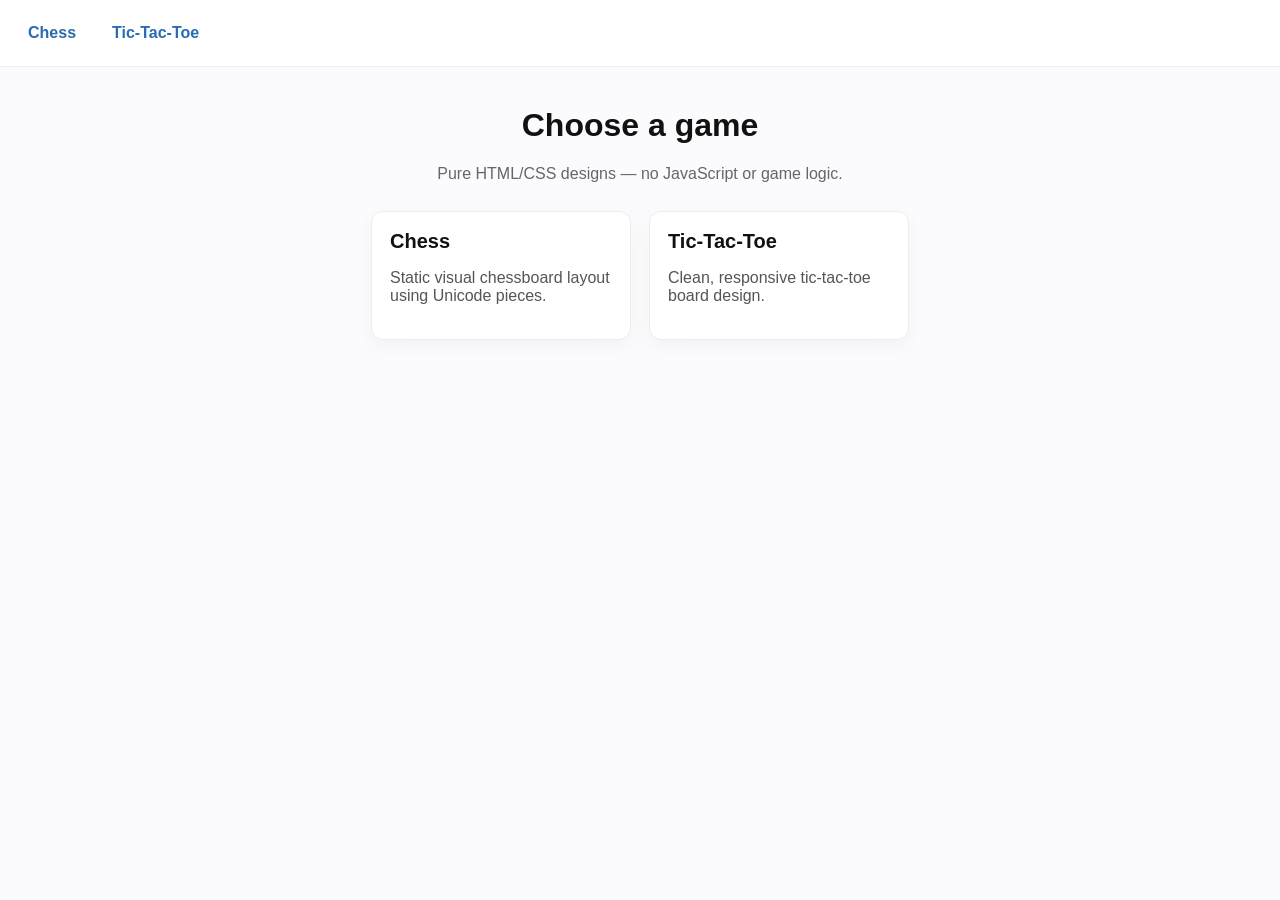
<file: unit-1 css-html/html/index.html>
<!doctype html>
<html lang="en">
<head>
  <meta charset="utf-8">
  <meta name="viewport" content="width=device-width,initial-scale=1">
  <title>Games — Chess & Tic-Tac-Toe</title>
  <link rel="stylesheet" href="../css/stylesgames.css">
</head>
<body>
  <nav class="nav">
    <a class="nav-link" href="chess.html">Chess</a>
    <a class="nav-link" href="tictactoe.html">Tic-Tac-Toe</a>
  </nav>

  <main class="main">
    <header style="text-align:center;margin-top:40px">
      <h1>Choose a game</h1>
      <p class="muted">Pure HTML/CSS designs — no JavaScript or game logic.</p>
    </header>
    <section class="cards">
      <a class="card" href="chess.html">
        <div class="card-title">Chess</div>
        <p class="card-desc">Static visual chessboard layout using Unicode pieces.</p>
      </a>
      <a class="card" href="tictactoe.html">
        <div class="card-title">Tic-Tac-Toe</div>
        <p class="card-desc">Clean, responsive tic-tac-toe board design.</p>
      </a>
    </section>
  </main>
</body>
</html>
</file>
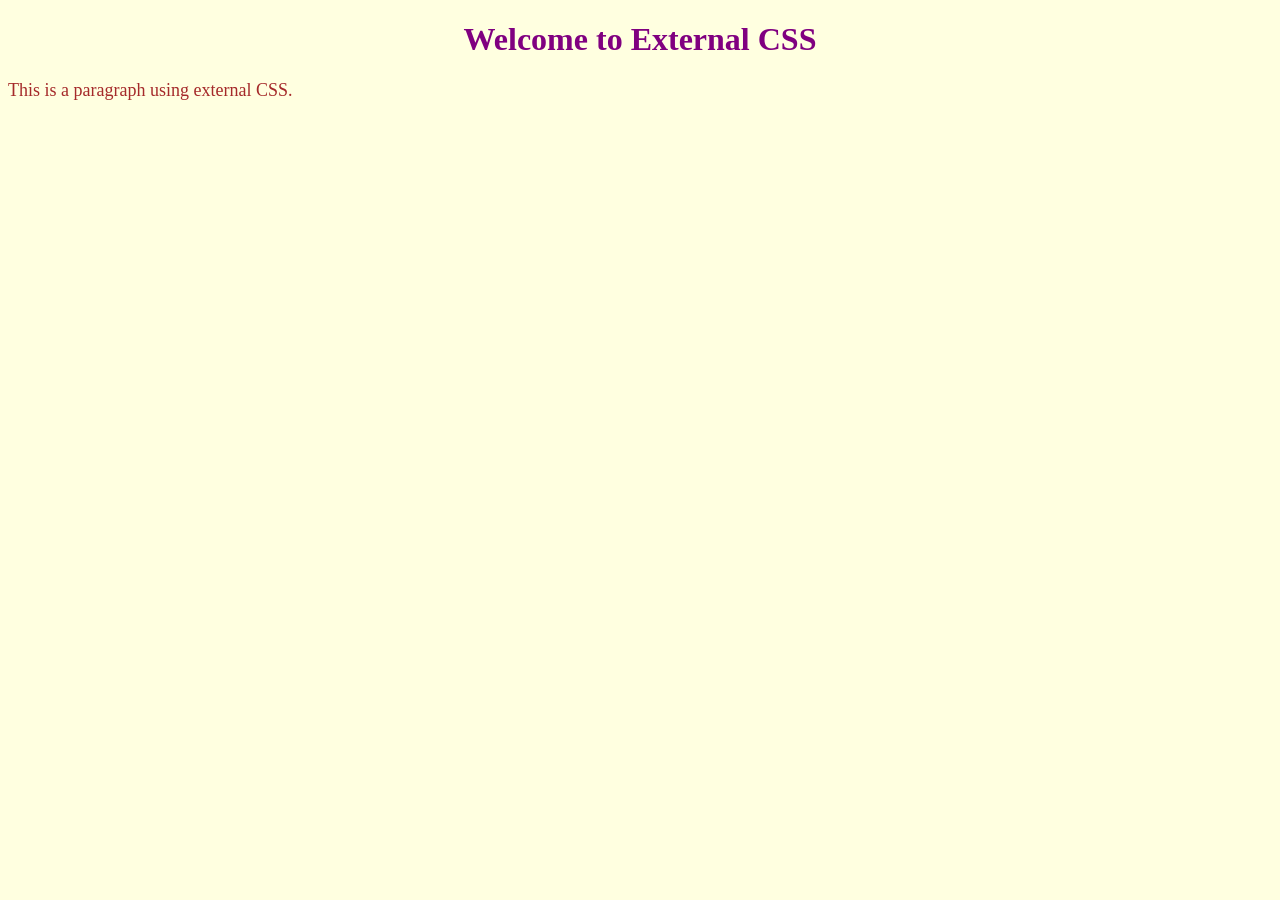
<file: unit-1 css-html/externalcss.html>
<!DOCTYPE html>
<html>
<head>
    <title>External CSS Example</title>

    <link rel="stylesheet" href="../unit-1 css-html/externalcss.css">

</head>
<body>

    <h1>Welcome to External CSS</h1>

    <p>This is a paragraph using external CSS.</p>

</body>
</html>
</file>
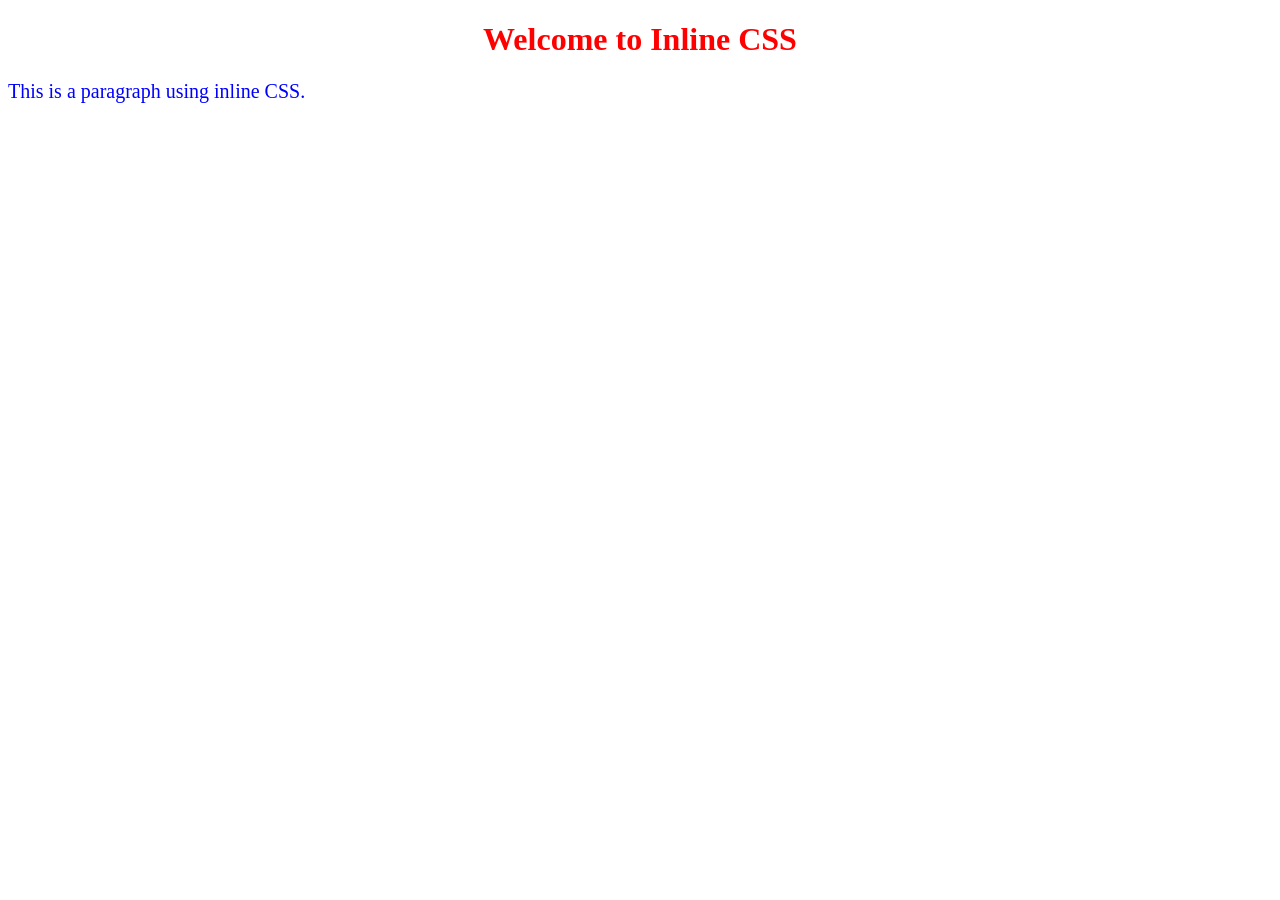
<file: unit-1 css-html/inlinecss.html>
<!DOCTYPE html>
<html>
<head>
    <title>Inline CSS Example</title>
</head>
<body>

    <h1 style="color: red; text-align: center;">
        Welcome to Inline CSS
    </h1>

    <p style="font-size: 20px; color: blue;">
        This is a paragraph using inline CSS.
    </p>

</body>
</html>
</file>
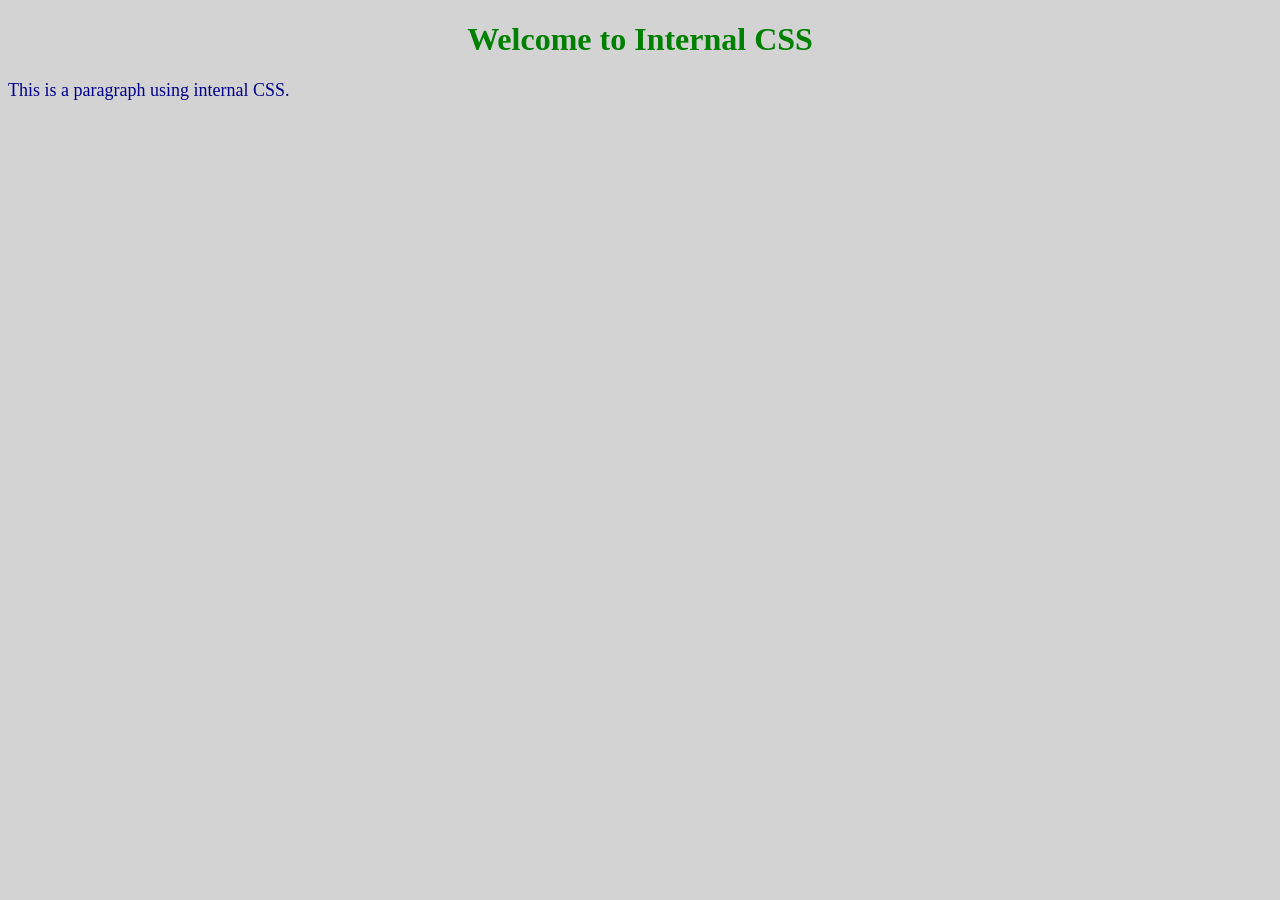
<file: unit-1 css-html/internal.html>
<!DOCTYPE html>
<html>
<head>
    <title>Internal CSS Example</title>

    <style>
        body {
            background-color: lightgray;
        }

        h1 {
            color: green;
            text-align: center;
        }

        p {
            font-size: 18px;
            color: darkblue;
        }
    </style>

</head>
<body>

    <h1>Welcome to Internal CSS</h1>

    <p>This is a paragraph using internal CSS.</p>

</body>
</html>
</file>
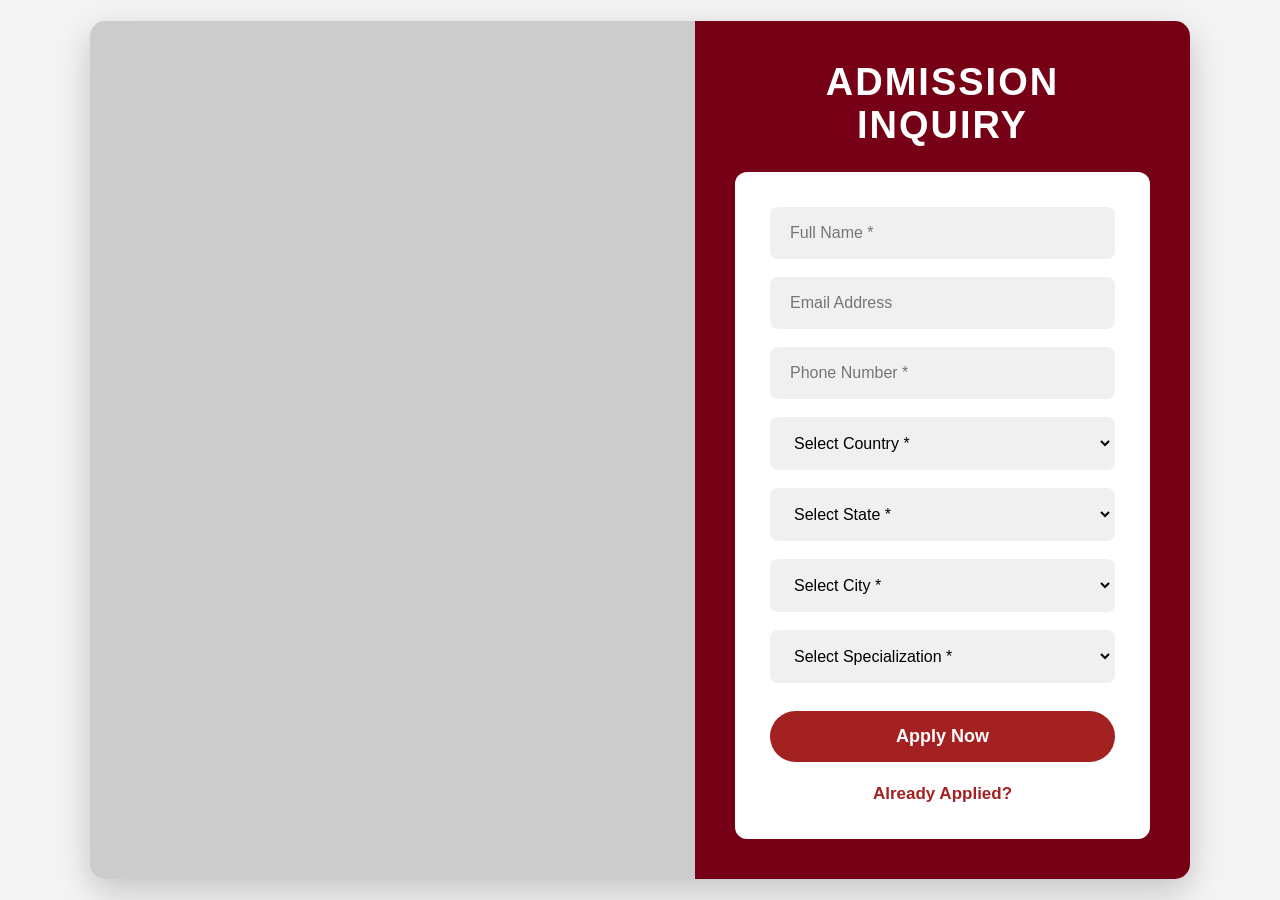
<file: unit-1 css-html/silveroakform.html>
<!DOCTYPE html>
<html lang="en">

<head>
  <meta charset="UTF-8">
  <meta name="viewport" content="width=device-width, initial-scale=1.0">
  <title>Admission Inquiry Form</title>

  <link rel="stylesheet" href="./silveroakform.css">
</head>

<body>

  <div class="container">

    <!-- LEFT IMAGE SECTION -->

    <div class="left"></div>

    <!-- RIGHT FORM SECTION -->

    <div class="right">

      <div class="content">

        <h1 class="title">ADMISSION INQUIRY</h1>

        <div class="form-box">

          <form>

            <div class="input-box">
              <input type="text" placeholder="Full Name *" required>
            </div>

            <div class="input-box">
              <input type="email" placeholder="Email Address">
            </div>

            <div class="input-box">
              <input type="tel" placeholder="Phone Number *" required>
            </div>

            <div class="input-box">
              <select required>
                <option value="" disabled selected>Select Country *</option>
                <option>India</option>
                <option>USA</option>
                <option>Canada</option>
              </select>
            </div>

            <div class="input-box">
              <select required>
                <option value="" disabled selected>Select State *</option>
                <option>Gujarat</option>
                <option>Maharashtra</option>
                <option>Delhi</option>
              </select>
            </div>

            <div class="input-box">
              <select required>
                <option value="" disabled selected>Select City *</option>
                <option>Ahmedabad</option>
                <option>Surat</option>
                <option>Rajkot</option>
              </select>
            </div>

            <div class="input-box">
              <select required>
                <option value="" disabled selected>Select Specialization *</option>
                <option>BCA</option>
                <option>B.Tech</option>
                <option>MCA</option>
              </select>
            </div>

            <button type="submit" class="btn">
              Apply Now
            </button>

            <p class="bottom-text">
              Already Applied?
            </p>

          </form>

        </div>

      </div>

    </div>

  </div>

</body>

</html>
</file>
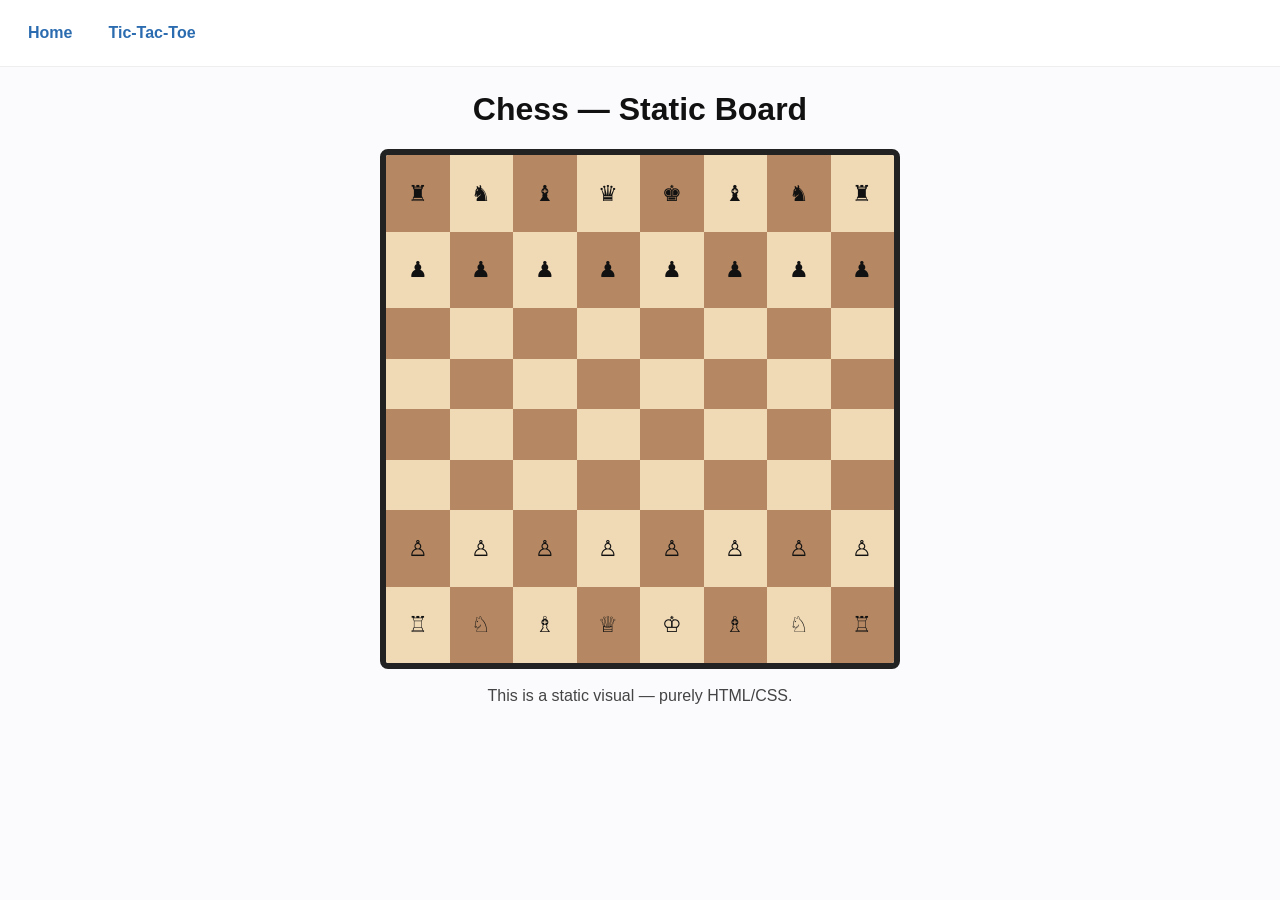
<file: unit-1 css-html/html/chess.html>
<!doctype html>
<html lang="en">
<head>
  <meta charset="utf-8">
  <meta name="viewport" content="width=device-width,initial-scale=1">
  <title>Chess — Design</title>
  <link rel="stylesheet" href="../css/stylesgames.css">
</head>
<body>
  <nav class="nav">
    <a class="nav-link" href="index.html">Home</a>
    <a class="nav-link" href="tictactoe.html">Tic-Tac-Toe</a>
  </nav>

  <main class="main">
    <h1 style="text-align:center">Chess — Static Board</h1>
    <div class="chess-board" aria-hidden="true">
      <!-- Row 1 -->
      <div class="square dark">♜</div>
      <div class="square light">♞</div>
      <div class="square dark">♝</div>
      <div class="square light">♛</div>
      <div class="square dark">♚</div>
      <div class="square light">♝</div>
      <div class="square dark">♞</div>
      <div class="square light">♜</div>
      <!-- Row 2 -->
      <div class="square light">♟</div>
      <div class="square dark">♟</div>
      <div class="square light">♟</div>
      <div class="square dark">♟</div>
      <div class="square light">♟</div>
      <div class="square dark">♟</div>
      <div class="square light">♟</div>
      <div class="square dark">♟</div>
      <!-- Empty rows -->
      <!-- Rows 3-6 -->
      <div class="square dark"></div>
      <div class="square light"></div>
      <div class="square dark"></div>
      <div class="square light"></div>
      <div class="square dark"></div>
      <div class="square light"></div>
      <div class="square dark"></div>
      <div class="square light"></div>

      <div class="square light"></div>
      <div class="square dark"></div>
      <div class="square light"></div>
      <div class="square dark"></div>
      <div class="square light"></div>
      <div class="square dark"></div>
      <div class="square light"></div>
      <div class="square dark"></div>

      <div class="square dark"></div>
      <div class="square light"></div>
      <div class="square dark"></div>
      <div class="square light"></div>
      <div class="square dark"></div>
      <div class="square light"></div>
      <div class="square dark"></div>
      <div class="square light"></div>

      <div class="square light"></div>
      <div class="square dark"></div>
      <div class="square light"></div>
      <div class="square dark"></div>
      <div class="square light"></div>
      <div class="square dark"></div>
      <div class="square light"></div>
      <div class="square dark"></div>

      <!-- Row 7 -->
      <div class="square dark">♙</div>
      <div class="square light">♙</div>
      <div class="square dark">♙</div>
      <div class="square light">♙</div>
      <div class="square dark">♙</div>
      <div class="square light">♙</div>
      <div class="square dark">♙</div>
      <div class="square light">♙</div>
      <!-- Row 8 -->
      <div class="square light">♖</div>
      <div class="square dark">♘</div>
      <div class="square light">♗</div>
      <div class="square dark">♕</div>
      <div class="square light">♔</div>
      <div class="square dark">♗</div>
      <div class="square light">♘</div>
      <div class="square dark">♖</div>
    </div>
    <p class="chess-caption">This is a static visual — purely HTML/CSS.</p>
  </main>
</body>
</html>
</file>
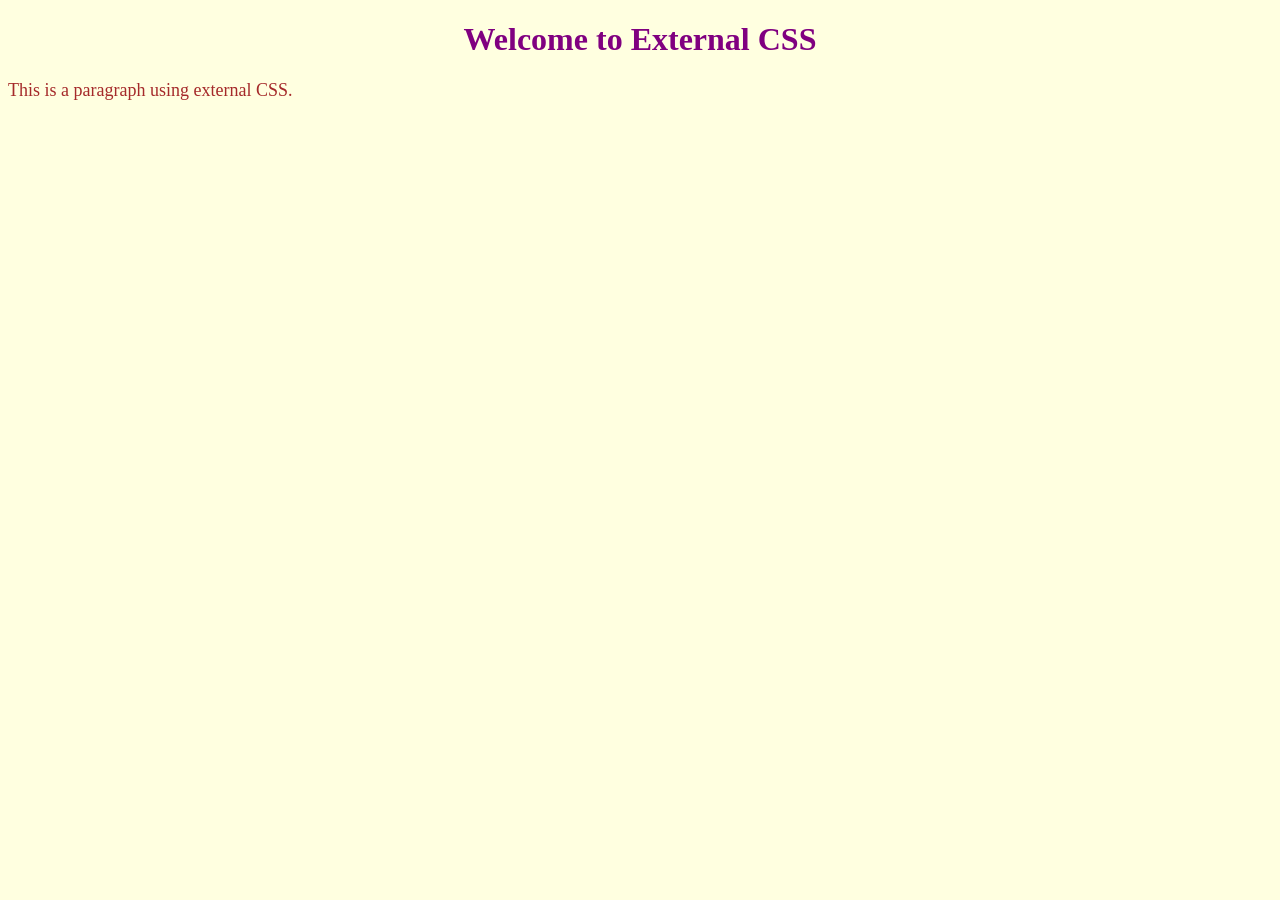
<file: unit-1 css-html/html/externalcss.html>
<!DOCTYPE html>
<html>
<head>
    <meta charset="utf-8">
    <title>External CSS Example</title>

    <link rel="stylesheet" href="../css/externalcss.css">

</head>
<body>

    <h1>Welcome to External CSS</h1>

    <p>This is a paragraph using external CSS.</p>

</body>
</html>
</file>
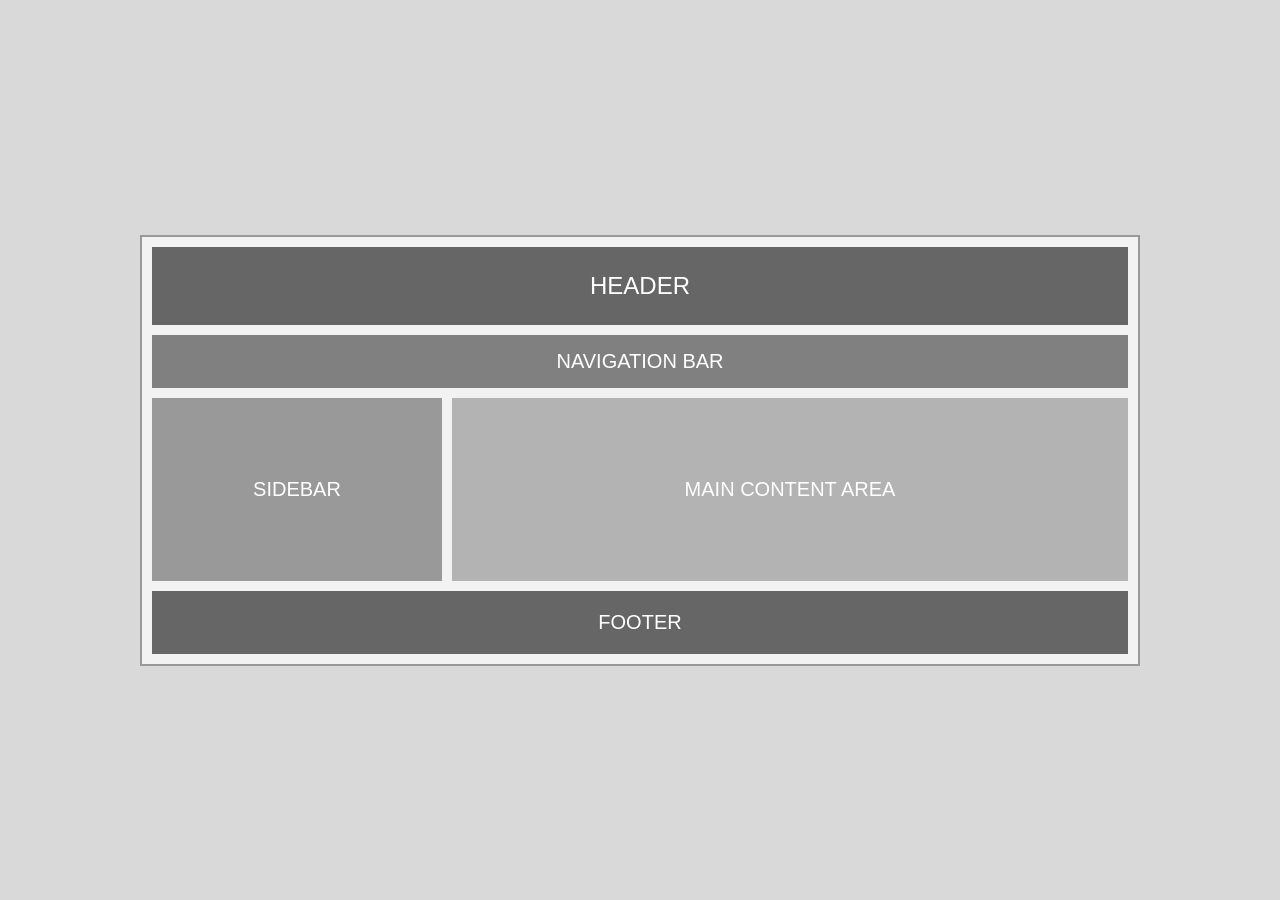
<file: unit-1 css-html/html/graylayout.html>
<!DOCTYPE html>
<html lang="en">
<head>
  <meta charset="UTF-8" />
  <meta name="viewport" content="width=device-width, initial-scale=1.0"/>
  <title>Gray Layout</title>

  <style>

    *{
      margin:0;
      padding:0;
      box-sizing:border-box;
      font-family:Arial, sans-serif;
    }

    body{
      background:#d9d9d9;
      height:100vh;
      display:flex;
      justify-content:center;
      align-items:center;
    }

    .container{
      width:90%;
      max-width:1000px;
      background:#f2f2f2;
      padding:10px;
      border:2px solid #999;
    }

    .header{
      background:#666;
      color:white;
      text-align:center;
      padding:25px;
      margin-bottom:10px;
      font-size:24px;
    }

    .navbar{
      background:#808080;
      color:white;
      text-align:center;
      padding:15px;
      margin-bottom:10px;
      font-size:20px;
    }

    .main{
      display:flex;
      gap:10px;
      margin-bottom:10px;
    }

    .sidebar{
      width:30%;
      background:#999;
      color:white;
      text-align:center;
      padding:80px 20px;
      font-size:20px;
    }

    .content{
      width:70%;
      background:#b3b3b3;
      color:white;
      text-align:center;
      padding:80px 20px;
      font-size:20px;
    }

    .footer{
      background:#666;
      color:white;
      text-align:center;
      padding:20px;
      font-size:20px;
    }

  </style>
</head>

<body>

  <div class="container">

    <div class="header">
      HEADER
    </div>

    <div class="navbar">
      NAVIGATION BAR
    </div>

    <div class="main">

      <div class="sidebar">
        SIDEBAR
      </div>

      <div class="content">
        MAIN CONTENT AREA
      </div>

    </div>

    <div class="footer">
      FOOTER
    </div>

  </div>

</body>
</html>
</file>
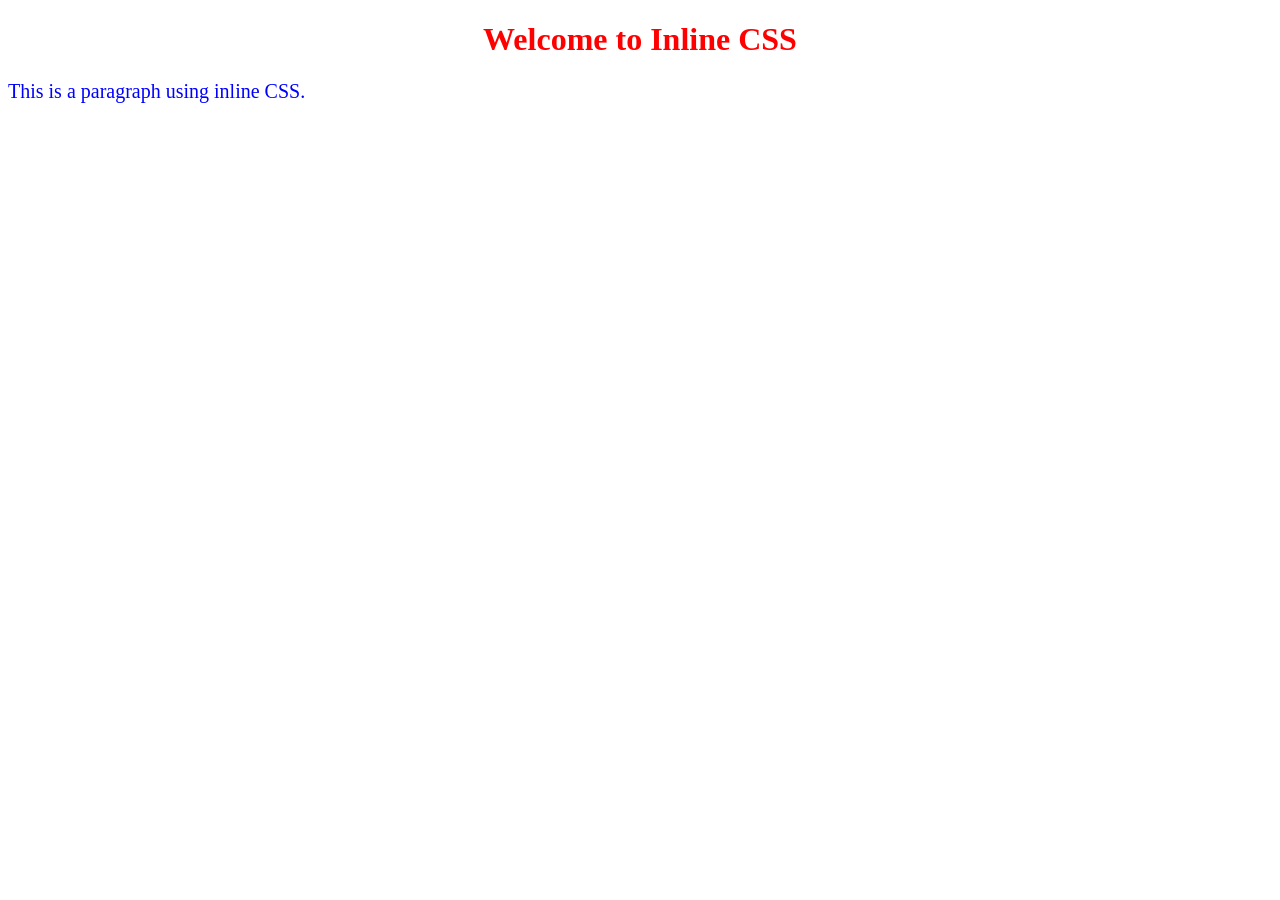
<file: unit-1 css-html/html/inlinecss.html>
<!DOCTYPE html>
<html>
<head>
    <meta charset="utf-8">
    <title>Inline CSS Example</title>
</head>
<body>

    <h1 style="color: red; text-align: center;">
        Welcome to Inline CSS
    </h1>

    <p style="font-size: 20px; color: blue;">
        This is a paragraph using inline CSS.
    </p>

</body>
</html>
</file>
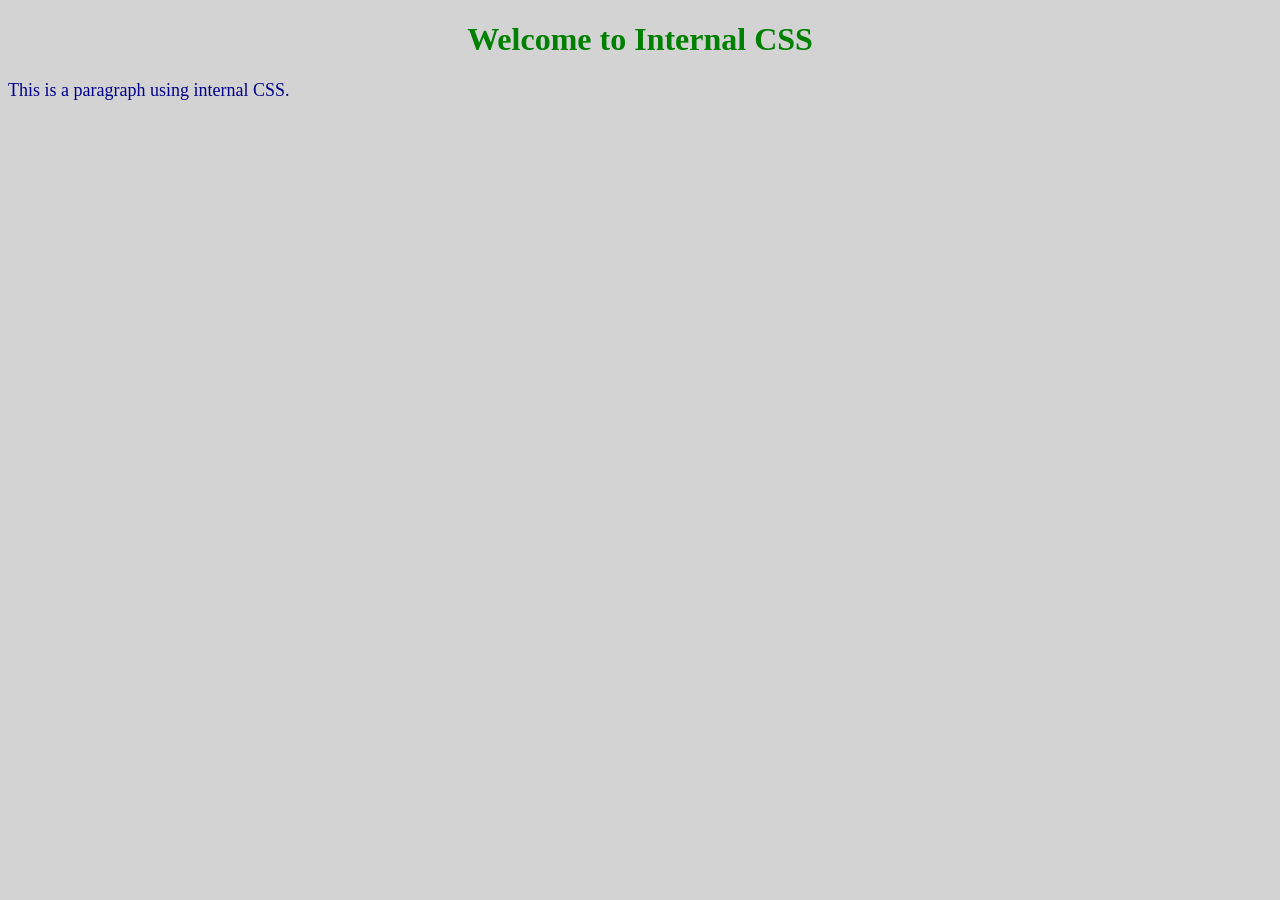
<file: unit-1 css-html/html/internal.html>
<!DOCTYPE html>
<html>
<head>
    <meta charset="utf-8">
    <title>Internal CSS Example</title>

    <style>
        body {
            background-color: lightgray;
        }

        h1 {
            color: green;
            text-align: center;
        }

        p {
            font-size: 18px;
            color: darkblue;
        }
    </style>

</head>
<body>

    <h1>Welcome to Internal CSS</h1>

    <p>This is a paragraph using internal CSS.</p>

</body>
</html>
</file>
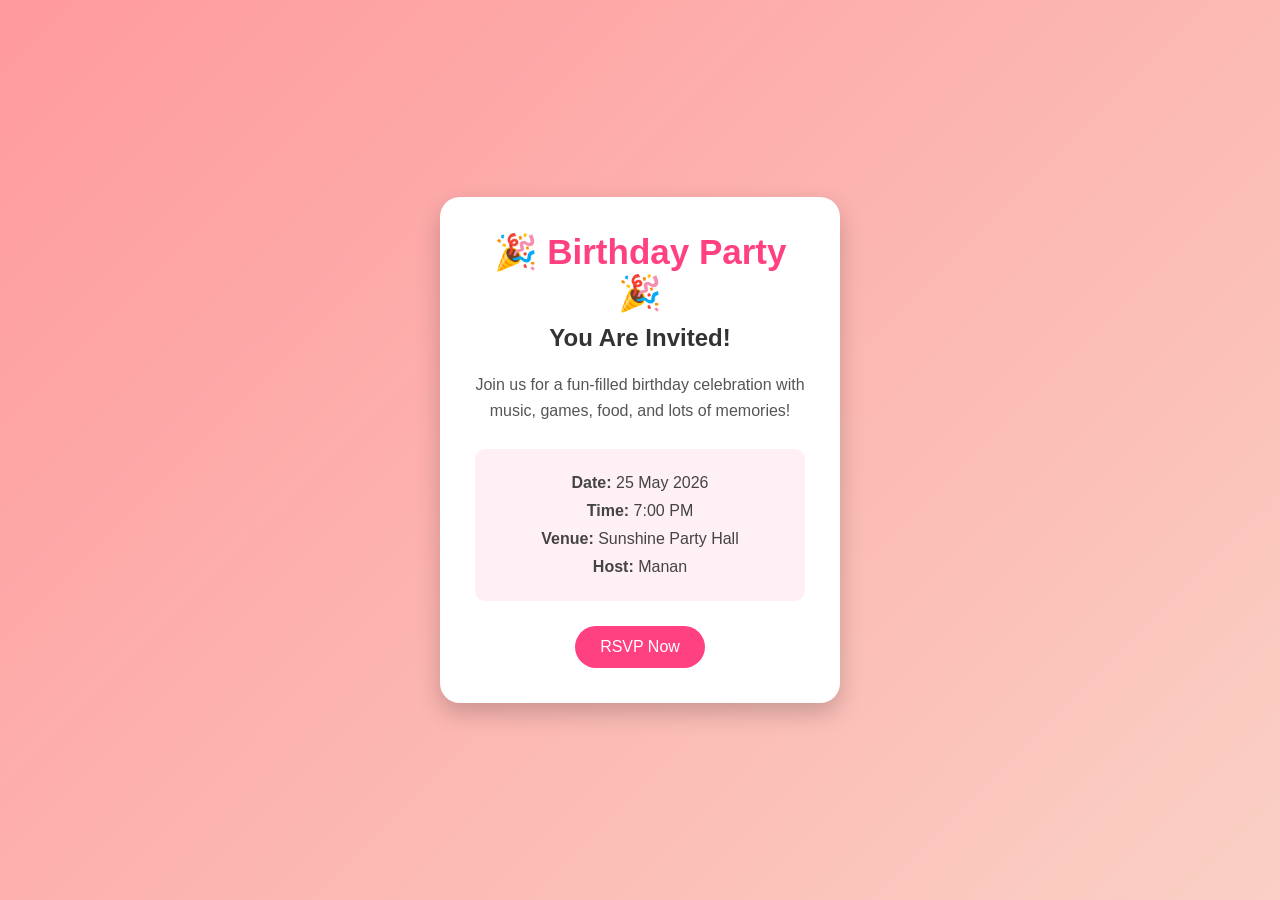
<file: unit-1 css-html/html/invatation.html>
<!DOCTYPE html>
<html lang="en">
<head>
  <meta charset="UTF-8" />
  <meta name="viewport" content="width=device-width, initial-scale=1.0"/>
  <title>Birthday Invitation</title>

  <link rel="stylesheet" href="../css/invatation.css">
</head>
<body>

  <div class="card">

    <h1>🎉 Birthday Party 🎉</h1>

    <h2>You Are Invited!</h2>

    <p class="message">
      Join us for a fun-filled birthday celebration with music,
      games, food, and lots of memories!
    </p>

    <div class="details">
      <p><strong>Date:</strong> 25 May 2026</p>
      <p><strong>Time:</strong> 7:00 PM</p>
      <p><strong>Venue:</strong> Sunshine Party Hall</p>
      <p><strong>Host:</strong> Manan</p>
    </div>

    <button>RSVP Now</button>

  </div>

</body>
</html>
</file>
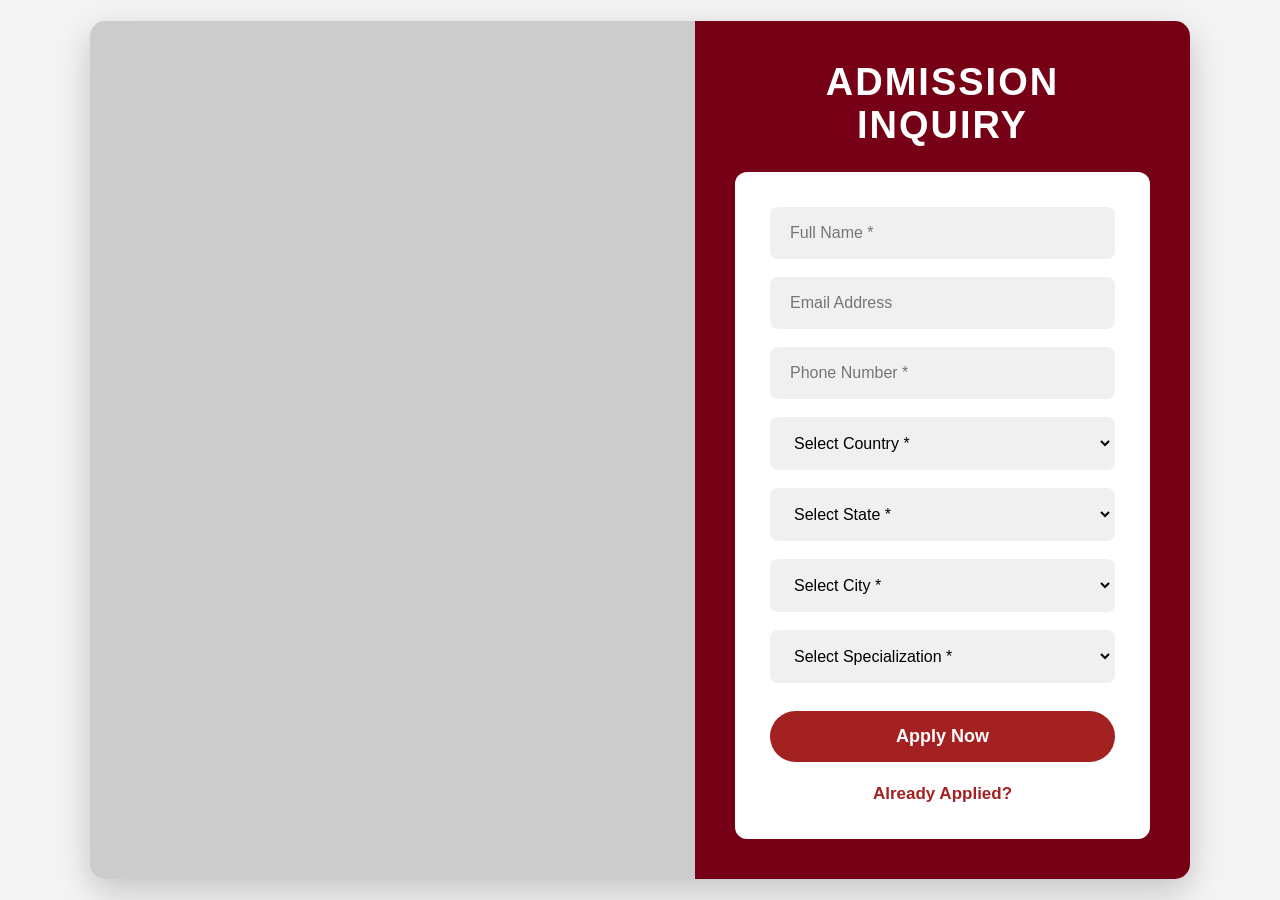
<file: unit-1 css-html/html/silveroakform.html>
<!DOCTYPE html>
<html lang="en">

<head>
  <meta charset="UTF-8">
  <meta name="viewport" content="width=device-width, initial-scale=1.0">
  <title>Admission Inquiry Form</title>

  <link rel="stylesheet" href="../css/silveroakform.css">
</head>

<body>

  <div class="container">

    <!-- LEFT IMAGE SECTION -->

    <div class="left"></div>

    <!-- RIGHT FORM SECTION -->

    <div class="right">

      <div class="content">

        <h1 class="title">ADMISSION INQUIRY</h1>

        <div class="form-box">

          <form>

            <div class="input-box">
              <input type="text" placeholder="Full Name *" required>
            </div>

            <div class="input-box">
              <input type="email" placeholder="Email Address">
            </div>

            <div class="input-box">
              <input type="tel" placeholder="Phone Number *" required>
            </div>

            <div class="input-box">
              <select required>
                <option value="" disabled selected>Select Country *</option>
                <option>India</option>
                <option>USA</option>
                <option>Canada</option>
              </select>
            </div>

            <div class="input-box">
              <select required>
                <option value="" disabled selected>Select State *</option>
                <option>Gujarat</option>
                <option>Maharashtra</option>
                <option>Delhi</option>
              </select>
            </div>

            <div class="input-box">
              <select required>
                <option value="" disabled selected>Select City *</option>
                <option>Ahmedabad</option>
                <option>Surat</option>
                <option>Rajkot</option>
              </select>
            </div>

            <div class="input-box">
              <select required>
                <option value="" disabled selected>Select Specialization *</option>
                <option>BCA</option>
                <option>B.Tech</option>
                <option>MCA</option>
              </select>
            </div>

            <button type="submit" class="btn">
              Apply Now
            </button>

            <p class="bottom-text">
              Already Applied?
            </p>

          </form>

        </div>

      </div>

    </div>

  </div>

</body>

</html>
</file>
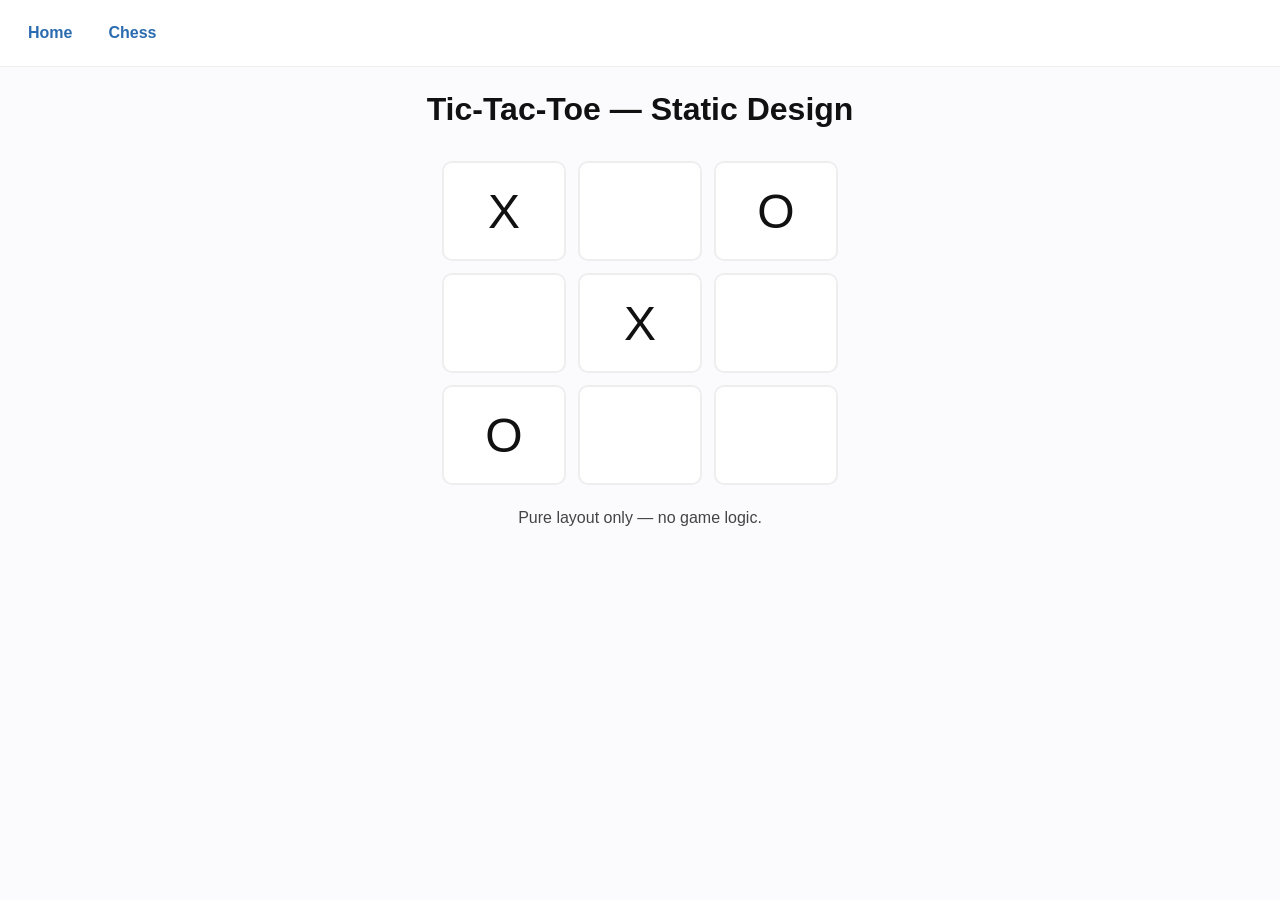
<file: unit-1 css-html/html/tictactoe.html>
<!doctype html>
<html lang="en">
<head>
  <meta charset="utf-8">
  <meta name="viewport" content="width=device-width,initial-scale=1">
  <title>Tic-Tac-Toe — Design</title>
  <link rel="stylesheet" href="../css/stylesgames.css">
</head>
<body>
  <nav class="nav">
    <a class="nav-link" href="index.html">Home</a>
    <a class="nav-link" href="chess.html">Chess</a>
  </nav>

  <main class="main">
    <h1 style="text-align:center">Tic-Tac-Toe — Static Design</h1>
    <div class="ttt-wrap">
      <div class="ttt-grid">
        <div class="ttt-cell">X</div>
        <div class="ttt-cell"></div>
        <div class="ttt-cell">O</div>
        <div class="ttt-cell"></div>
        <div class="ttt-cell">X</div>
        <div class="ttt-cell"></div>
        <div class="ttt-cell">O</div>
        <div class="ttt-cell"></div>
        <div class="ttt-cell"></div>
      </div>
      <p style="text-align:center;color:#444;margin-top:12px">Pure layout only — no game logic.</p>
    </div>
  </main>
</body>
</html>
</file>
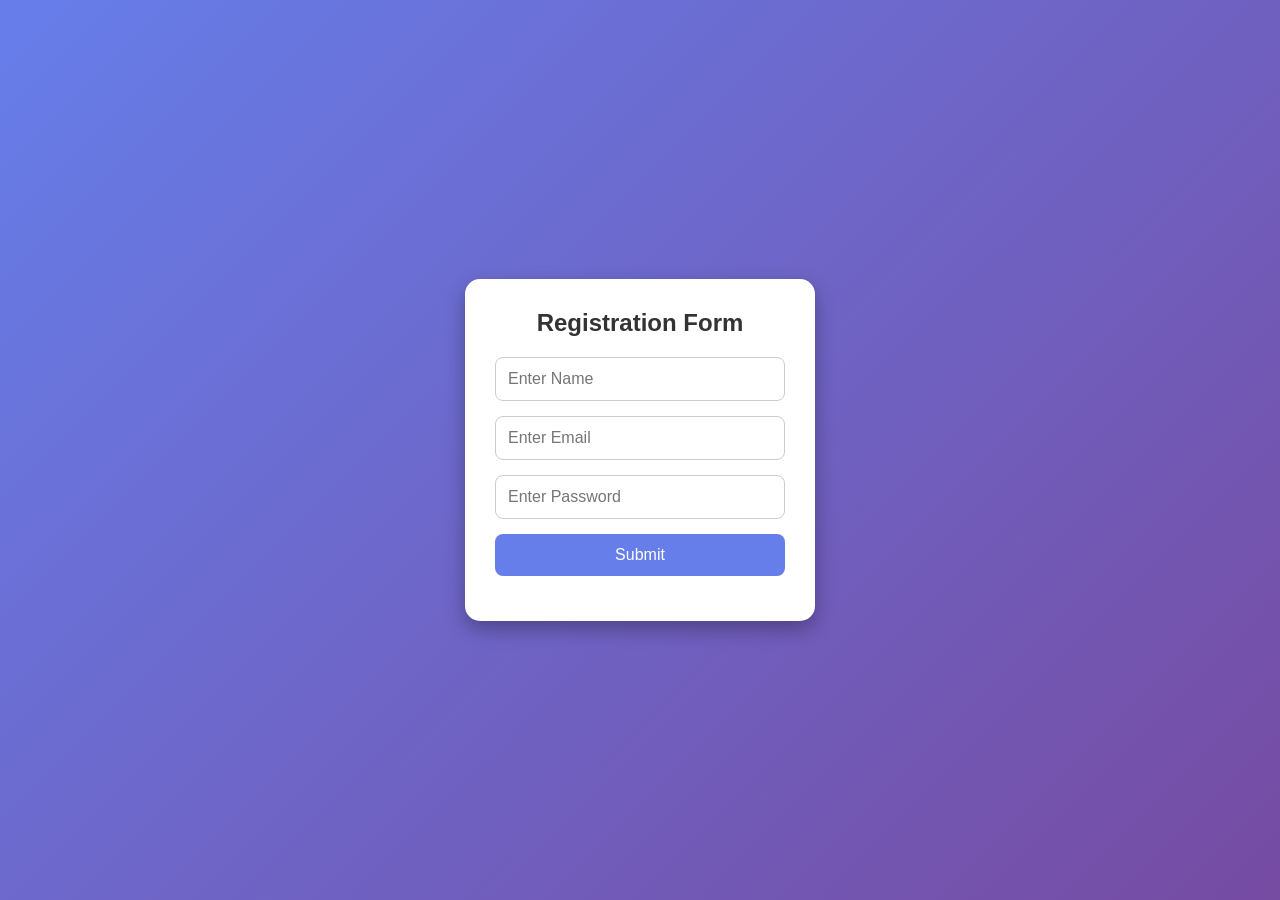
<file: unit-3 javascript/html/form.html>
<!DOCTYPE html>
<html lang="en">
<head>
<meta charset="UTF-8">
<meta name="viewport" content="width=device-width, initial-scale=1.0">
<title>Registration Form</title>

<style>
*{
    margin:0;
    padding:0;
    box-sizing:border-box;
    font-family:Arial, sans-serif;
}

body{
    height:100vh;
    display:flex;
    justify-content:center;
    align-items:center;
    background:linear-gradient(135deg,#667eea,#764ba2);
}

.container{
    width:350px;
    background:white;
    padding:30px;
    border-radius:15px;
    box-shadow:0 8px 20px rgba(0,0,0,0.3);
}

.container h2{
    text-align:center;
    margin-bottom:20px;
    color:#333;
}

.input-box{
    margin-bottom:15px;
}

input{
    width:100%;
    padding:12px;
    border:1px solid #ccc;
    border-radius:8px;
    outline:none;   
    font-size:16px;
}

input:focus{
    border-color:#667eea;
}

button{
    width:100%;
    padding:12px;
    border:none;
    border-radius:8px;
    background:#667eea;
    color:white;
    font-size:16px;
    cursor:pointer;
    transition:0.3s;
}

button:hover{
    background:#5a67d8;
}

#message{
    text-align:center;
    margin-top:15px;
    font-weight:bold;
}
</style>
</head>

<body>

<div class="container">

<form id="myForm">

<h2>Registration Form</h2>

<div class="input-box">
<input type="text" id="name" placeholder="Enter Name">
</div>

<div class="input-box">
<input type="email" id="email" placeholder="Enter Email">
</div>

<div class="input-box">
<input type="password" id="password" placeholder="Enter Password">
</div>

<button type="submit">Submit</button>

<p id="message"></p>

</form>

</div>

<script>

document.getElementById("myForm").addEventListener("submit",function(event){

event.preventDefault();

let name=document.getElementById("name").value;
let email=document.getElementById("email").value;
let password=document.getElementById("password").value;

let message=document.getElementById("message");

if(name==="" || email==="" || password===""){
    message.innerHTML="❌ Please fill all fields";
    message.style.color="red";
}
else{
    message.innerHTML="✅ Form Submitted Successfully";
    message.style.color="green";
    
    document.getElementById("myForm").reset();
}

});

</script>

</body>
</html>
</file>
<file: unit-1 css-html/css/stylesgames.css>
:root {
    --accent: #2b6cb0;
    --muted: #f4f4f7;
    --bg: #fbfbfe
}

* {
    box-sizing: border-box;
    font-family: Segoe UI, Inter, Arial, sans-serif
}

body {
    margin: 0;
    background: var(--bg);
    color: #111
}

.nav {
    display: flex;
    gap: 12px;
    padding: 16px;
    background: #fff;
    border-bottom: 1px solid #eee;
    align-items: center
}

.nav-link {
    color: var(--accent);
    text-decoration: none;
    padding: 8px 12px;
    border-radius: 8px;
    font-weight: 600
}

.nav-link:hover {
    background: var(--muted)
}

.main {
    max-width: 980px;
    margin: 24px auto;
    padding: 0 16px
}

.muted {
    color: #666
}

.cards {
    display: flex;
    gap: 18px;
    flex-wrap: wrap;
    justify-content: center;
    margin-top: 28px
}

.card {
    display: block;
    width: 260px;
    padding: 18px;
    border-radius: 12px;
    background: #fff;
    text-decoration: none;
    color: inherit;
    border: 1px solid #eee;
    box-shadow: 0 6px 20px rgba(18, 38, 63, 0.04)
}

.card-title {
    font-size: 20px;
    font-weight: 700;
    margin-bottom: 8px
}

.card-desc {
    color: #555
}

/* Chess board styles (used by chess.html) */
.chess-board {
    width: min(520px, 90vw);
    height: min(520px, 90vw);
    display: grid;
    grid-template-columns: repeat(8, 1fr);
    border: 6px solid #222;
    border-radius: 8px;
    overflow: hidden;
    margin: 18px auto
}

.square {
    width: 100%;
    height: 100%;
    display: flex;
    align-items: center;
    justify-content: center;
    font-size: 22px
}

.light {
    background: #f0d9b5
}

.dark {
    background: #b58863
}

.piece {
    font-size: 26px
}

.chess-caption {
    text-align: center;
    color: #444;
    margin-top: 8px
}

/* Tic-tac-toe styles (used by tictactoe.html) */
.ttt-wrap {
    max-width: 420px;
    margin: 0 auto
}

.ttt-grid {
    display: grid;
    grid-template-columns: repeat(3, 1fr);
    gap: 12px;
    background: transparent;
    padding: 12px
}

.ttt-cell {
    background: #fff;
    border-radius: 10px;
    min-height: 100px;
    display: flex;
    align-items: center;
    justify-content: center;
    font-size: 48px;
    border: 2px solid #eee
}

@media (max-width:520px) {
    .ttt-grid {
        grid-template-columns: repeat(3, 1fr);
    }

    .ttt-cell {
        min-height: 80px;
        font-size: 40px
    }
}
</file>
<file: unit-1 css-html/externalcss.css>
body {
    background-color: lightyellow;
}

h1 {
    color: purple;
    text-align: center;
}

p {
    font-size: 18px;
    color: brown;
}
</file>
<file: unit-1 css-html/silveroakform.css>
* {
  margin: 0;
  padding: 0;
  box-sizing: border-box;
  font-family: Arial, Helvetica, sans-serif;
}

body {
  min-height: 100vh;
  background: #f4f4f4;
  display: flex;
  justify-content: center;
  align-items: center;
  padding: 20px;
}

.container {
  width: 1100px;
  max-width: 100%;
  min-height: 650px;
  background: #ffffff;
  display: flex;
  border-radius: 15px;
  overflow: hidden;
  box-shadow: 0 12px 35px rgba(0, 0, 0, 0.2);
}

/* LEFT IMAGE SECTION */

.left {
  width: 55%;
  background:
    linear-gradient(rgba(0, 0, 0, 0.2),
      rgba(0, 0, 0, 0.2)),
    url("https://admission.silveroakuni.ac.in/images/about.webp");

  background-position: center;
  background-size: cover;
  background-repeat: no-repeat;
}

/* RIGHT FORM SECTION */

.right {
  width: 45%;
  background: #760015;
  display: flex;
  justify-content: center;
  align-items: center;
  padding: 40px;
}

.content {
  width: 100%;
}

.title {
  text-align: center;
  color: white;
  font-size: 38px;
  font-weight: bold;
  letter-spacing: 2px;
  margin-bottom: 25px;
}

.form-box {
  background: #ffffff;
  padding: 35px;
  border-radius: 12px;
}

.input-box {
  margin-bottom: 18px;
}

.input-box input,
.input-box select {
  width: 100%;
  padding: 15px 18px;
  border: 2px solid transparent;
  border-radius: 8px;
  background: #f0f0f0;
  font-size: 16px;
  outline: none;
  transition: 0.3s ease;
}

.input-box input:focus,
.input-box select:focus {
  border-color: #760015;
  background: #ffffff;
}

/* BUTTON */

.btn {
  width: 100%;
  padding: 15px;
  border: none;
  border-radius: 50px;
  background: #a32121;
  color: white;
  font-size: 18px;
  font-weight: bold;
  cursor: pointer;
  transition: 0.3s ease;
  margin-top: 10px;
}

.btn:hover {
  background: #7b1111;
  transform: translateY(-2px);
}

/* BOTTOM TEXT */

.bottom-text {
  text-align: center;
  margin-top: 22px;
  color: #a32121;
  font-size: 17px;
  font-weight: bold;
}

/* RESPONSIVE DESIGN */

@media (max-width: 900px) {

  .container {
    flex-direction: column;
    min-height: auto;
  }

  .left {
    width: 100%;
    height: 280px;
  }

  .right {
    width: 100%;
    padding: 30px 20px;
  }

  .title {
    font-size: 30px;
  }

  .form-box {
    padding: 25px;
  }
}

@media (max-width: 500px) {

  .title {
    font-size: 24px;
  }

  .input-box input,
  .input-box select {
    padding: 13px 15px;
    font-size: 15px;
  }

  .btn {
    font-size: 16px;
    padding: 14px;
  }
}
</file>
<file: unit-1 css-html/css/externalcss.css>
body {
    background-color: lightyellow;
}

h1 {
    color: purple;
    text-align: center;
}

p {
    font-size: 18px;
    color: brown;
}
</file>
<file: unit-1 css-html/css/invatation.css>
*{
    margin: 0;
    padding: 0;
    box-sizing: border-box;
}

body{
    height: 100vh;
    display: flex;
    justify-content: center;
    align-items: center;
    background: linear-gradient(135deg,#ff9a9e,#fad0c4);
    font-family: Arial, sans-serif;
}

.card{
    width: 400px;
    background: white;
    padding: 35px;
    border-radius: 20px;
    text-align: center;
    box-shadow: 0 10px 25px rgba(0,0,0,0.2);
}

.card h1{
    color: #ff4081;
    margin-bottom: 10px;
    font-size: 35px;
}

.card h2{
    color: #333;
    margin-bottom: 20px;
}

.message{
    color: #555;
    font-size: 16px;
    margin-bottom: 25px;
    line-height: 1.6;
}

.details{
    background: #fff0f5;
    padding: 15px;
    border-radius: 10px;
    margin-bottom: 25px;
}

.details p{
    margin: 10px 0;
    color: #444;
}

button{
    padding: 12px 25px;
    border: none;
    background: #ff4081;
    color: white;
    font-size: 16px;
    border-radius: 30px;
    cursor: pointer;
    transition: 0.3s;
}

button:hover{
    background: #e91e63;
    transform: scale(1.05);
}
</file>
<file: unit-1 css-html/css/silveroakform.css>
* {
  margin: 0;
  padding: 0;
  box-sizing: border-box;
  font-family: Arial, Helvetica, sans-serif;
}

body {
  min-height: 100vh;
  background: #f4f4f4;
  display: flex;
  justify-content: center;
  align-items: center;
  padding: 20px;
}

.container {
  width: 1100px;
  max-width: 100%;
  min-height: 650px;
  background: #ffffff;
  display: flex;
  border-radius: 15px;
  overflow: hidden;
  box-shadow: 0 12px 35px rgba(0, 0, 0, 0.2);
}

/* LEFT IMAGE SECTION */

.left {
  width: 55%;
  background:
    linear-gradient(rgba(0, 0, 0, 0.2),
      rgba(0, 0, 0, 0.2)),
    url("https://admission.silveroakuni.ac.in/images/about.webp");

  background-position: center;
  background-size: cover;
  background-repeat: no-repeat;
}

/* RIGHT FORM SECTION */

.right {
  width: 45%;
  background: #760015;
  display: flex;
  justify-content: center;
  align-items: center;
  padding: 40px;
}

.content {
  width: 100%;
}

.title {
  text-align: center;
  color: white;
  font-size: 38px;
  font-weight: bold;
  letter-spacing: 2px;
  margin-bottom: 25px;
}

.form-box {
  background: #ffffff;
  padding: 35px;
  border-radius: 12px;
}

.input-box {
  margin-bottom: 18px;
}

.input-box input,
.input-box select {
  width: 100%;
  padding: 15px 18px;
  border: 2px solid transparent;
  border-radius: 8px;
  background: #f0f0f0;
  font-size: 16px;
  outline: none;
  transition: 0.3s ease;
}

.input-box input:focus,
.input-box select:focus {
  border-color: #760015;
  background: #ffffff;
}

/* BUTTON */

.btn {
  width: 100%;
  padding: 15px;
  border: none;
  border-radius: 50px;
  background: #a32121;
  color: white;
  font-size: 18px;
  font-weight: bold;
  cursor: pointer;
  transition: 0.3s ease;
  margin-top: 10px;
}

.btn:hover {
  background: #7b1111;
  transform: translateY(-2px);
}

/* BOTTOM TEXT */

.bottom-text {
  text-align: center;
  margin-top: 22px;
  color: #a32121;
  font-size: 17px;
  font-weight: bold;
}

/* RESPONSIVE DESIGN */

@media (max-width: 900px) {

  .container {
    flex-direction: column;
    min-height: auto;
  }

  .left {
    width: 100%;
    height: 280px;
  }

  .right {
    width: 100%;
    padding: 30px 20px;
  }

  .title {
    font-size: 30px;
  }

  .form-box {
    padding: 25px;
  }
}

@media (max-width: 500px) {

  .title {
    font-size: 24px;
  }

  .input-box input,
  .input-box select {
    padding: 13px 15px;
    font-size: 15px;
  }

  .btn {
    font-size: 16px;
    padding: 14px;
  }
}
</file>
